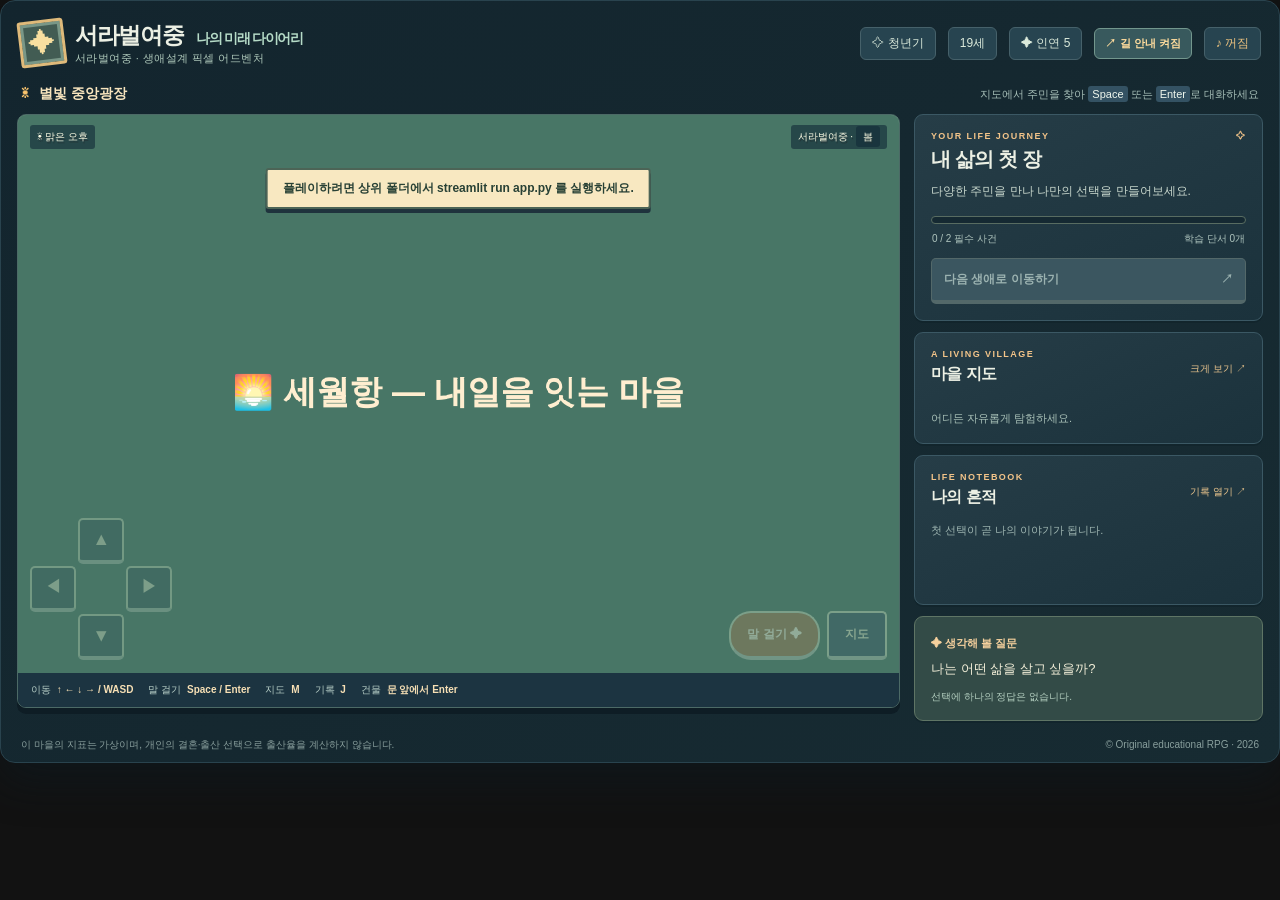
<file: frontend/index.html>
<!doctype html><html lang="ko"><head><meta charset="utf-8"><meta name="viewport" content="width=device-width,initial-scale=1,maximum-scale=1,viewport-fit=cover"><meta name="theme-color" content="#132530"><title>서라벌여중: 나의 미래 다이어리</title><link rel="stylesheet" href="style.css"></head>
<body>
<div id="app" class="game-shell">
  <header class="topline">
    <div class="brand"><div class="brand-emblem">✦</div><div><span class="brand-title">서라벌여중 <small>나의 미래 다이어리</small></span><div class="brand-sub">서라벌여중 · 생애설계 픽셀 어드벤처</div></div></div>
    <div class="status"><span id="stage-pill" class="glass-pill">✧ 청년기</span><span id="age-pill" class="glass-pill">19세</span><span id="stat-pill" class="glass-pill">✦ 인연 5</span><button id="guide-toggle" aria-label="화살표 안내 켜기/끄기">↗ 길 안내 켜짐</button><button id="audio-toggle" aria-label="효과음 켜기/끄기">♪ 꺼짐</button></div>
  </header>
  <div class="worldline"><div id="zone-label"><span class="mini-sun">☀</span> 별빛 중앙광장</div><div id="world-hint">지도에서 주민을 찾아 <kbd>Space</kbd> 또는 <kbd>Enter</kbd>로 대화하세요</div></div>
  <main class="layout">
    <section class="world-frame" aria-label="픽셀 RPG 마을 화면">
      <div class="viewport">
        <canvas id="game" width="960" height="608" tabindex="0" aria-label="방향키나 화면 방향패드로 캐릭터를 움직이며 주민과 상호작용하는 마을"></canvas>
        <div class="screen-corners"><span id="ambient-label">☀ 맑은 오후</span><span>서라벌여중 · <span id="season">봄</span></span></div>
        <div id="toast" class="toast hidden" role="status"></div>
        <div id="modal-layer" class="modal-layer hidden" role="dialog" aria-modal="true"><div id="modal-content" class="dialog"></div></div>
        <div class="touch-actions"><div id="dpad" class="dpad"><button aria-label="위로 이동" data-dir="up" class="up">▲</button><button aria-label="왼쪽 이동" data-dir="left" class="left">◀</button><button aria-label="아래로 이동" data-dir="down" class="down">▼</button><button aria-label="오른쪽 이동" data-dir="right" class="right">▶</button></div><div class="touch-right"><button id="touch-talk" class="touch-talk">말 걸기 <span>✦</span></button><button id="touch-map" class="touch-mini">지도</button></div></div>
      </div>
      <div class="quick-controls"><span>이동 <b>↑ ← ↓ → / WASD</b></span><span>말 걸기 <b>Space / Enter</b></span><span>지도 <b>M</b></span><span>기록 <b>J</b></span><span>건물 <b>문 앞에서 Enter</b></span></div>
    </section>
    <aside class="sidebar">
      <div class="panel quest-panel"><div class="eyebrow">YOUR LIFE JOURNEY <span>✧</span></div><h2 id="task-title">내 삶의 첫 장</h2><p id="task-desc">다양한 주민을 만나 나만의 선택을 만들어보세요.</p><div class="progress"><div id="progress-bar" class="progress-bar"></div></div><div class="progress-foot"><span id="req-count">0 / 2 필수 사건</span><span id="learn-count">학습 단서 0개</span></div><button id="next-stage" class="primary-action" disabled>다음 생애로 이동하기 <span>↗</span></button></div>
      <div class="panel guide-panel"><div class="section-head"><div><div class="eyebrow">A LIVING VILLAGE</div><h3>마을 지도</h3></div><button id="map-open" class="simple-link">크게 보기 ↗</button></div><div id="mini-map" class="mini-map"></div><p id="zone-subtitle" class="supporting">어디든 자유롭게 탐험하세요.</p></div>
      <div class="panel memory-panel"><div class="section-head"><div><div class="eyebrow">LIFE NOTEBOOK</div><h3>나의 흔적</h3></div><button id="journal-open" class="simple-link">기록 열기 ↗</button></div><div id="memory-content" class="memory-content"><div class="empty-memory">첫 선택이 곧 나의 이야기가 됩니다.</div></div></div>
      <div class="panel teaching-panel"><span>✦ 생각해 볼 질문</span><p id="reflect-prompt">나는 어떤 삶을 살고 싶을까?</p><small>선택에 하나의 정답은 없습니다.</small></div>
    </aside>
  </main>
  <footer class="footnote"><span>이 마을의 지표는 가상이며, 개인의 결혼·출산 선택으로 출산율을 계산하지 않습니다.</span><span>© Original educational RPG · 2026</span></footer>
</div>
<script src="game.js" defer></script></body></html>
</file>
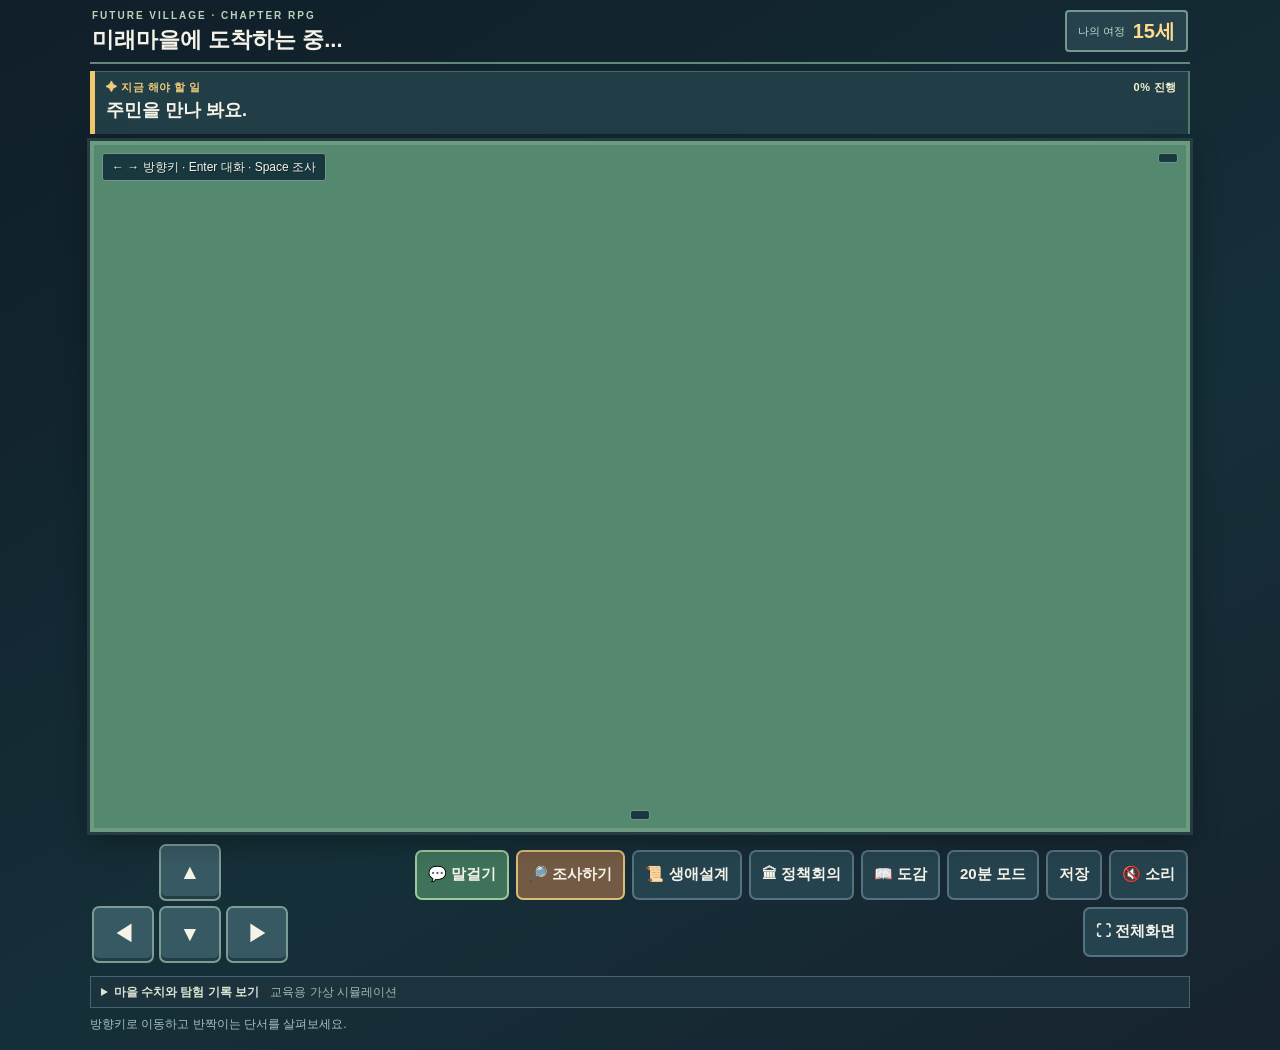
<file: component/frontend/index.html>
<!doctype html>
<html lang="ko"><head><meta charset="utf-8"><meta name="viewport" content="width=device-width, initial-scale=1, viewport-fit=cover">
<title>미래마을 2.0 | 시간을 걷는 생애설계 RPG</title><link rel="stylesheet" href="style.css"></head>
<body><main id="game">
<header class="game-header"><div><span class="tag">FUTURE VILLAGE · CHAPTER RPG</span><h1 id="place">미래마을에 도착하는 중...</h1></div><div class="age-token"><span id="period">나의 여정</span><b id="age">15세</b></div></header>
<div class="quest"><div class="quest-caption">✦ 지금 해야 할 일 <span id="progress">0% 진행</span></div><strong id="objective">주민을 만나 봐요.</strong><div class="quest-sub"><span id="badges"></span><span id="world-phase"></span></div></div>
<div id="stage" tabindex="0" aria-label="탑다운 픽셀 RPG 지도. 방향키나 WASD로 이동하고 Enter로 대화, 스페이스로 현장을 조사합니다.">
<canvas id="world" width="768" height="480" aria-label="직접 탐험하는 24×15 타일 픽셀 미래마을 지도"></canvas>
<div id="maplabel">← → 방향키 · Enter 대화 · Space 조사</div><div id="route" aria-live="off"></div><div id="hint" aria-live="polite"></div>
<div id="timeline" class="hidden" aria-live="polite"><div class="timeline-card"><span>THE YEARS PASS</span><b id="timeline-title"></b><p id="timeline-desc"></p><button id="skiptravel">건너뛰기</button></div></div>
<div id="modal" class="hidden" role="dialog" aria-modal="true" aria-labelledby="dialogtitle"><section id="dialog"></section></div>
</div>
<div id="controls"><div class="pad" aria-label="이동 방향 버튼"><button data-dir="up" class="up" aria-label="위">▲</button><button data-dir="left" class="left" aria-label="왼쪽">◀</button><button data-dir="down" class="down" aria-label="아래">▼</button><button data-dir="right" class="right" aria-label="오른쪽">▶</button></div>
<div class="actions"><button id="talk" class="primary action-main">💬 말걸기</button><button id="inspect" class="investigate action-main">🔎 조사하기</button><button id="life">📜 생애설계</button><button id="policy">🏛 정책회의</button><button id="book">📖 도감</button><button id="classroom">20분 모드</button><button id="save">저장</button><button id="sound">🔇 소리</button><button id="full">⛶ 전체화면</button></div></div>
<details class="stats-panel"><summary>마을 수치와 탐험 기록 보기 <span class="simulation">교육용 가상 시뮬레이션</span></summary><div id="hud" aria-label="마을의 현재 지표"></div></details>
<footer id="status" aria-live="polite">방향키로 이동하고 반짝이는 단서를 살펴보세요.</footer>
</main><script src="game.js"></script></body></html>
</file>
<file: frontend/style.css>
:root{color-scheme:dark;--bg:#101e27;--panel:#1e3340;--panel2:#233b47;--border:#375464;--accent:#ecc27f;--mint:#bce4cf;--white:#ecf0e4;--muted:#aec1bd;--red:#f3b7a3; font-family:-apple-system,BlinkMacSystemFont,"Apple SD Gothic Neo","Malgun Gothic",sans-serif}
*{box-sizing:border-box}body{margin:0;background:transparent;color:var(--white);overscroll-behavior:contain}button{font:inherit;cursor:pointer}button:focus-visible,canvas:focus-visible{outline:3px solid var(--accent);outline-offset:2px}.hidden{display:none!important}
.game-shell{width:100%;max-width:1470px;margin:0 auto;border:1px solid #29434e;background:linear-gradient(140deg,#13252e,#172b32);border-radius:15px;padding:15px 16px 9px;box-shadow:0 19px 42px #0c1b2477;overflow:hidden}
.topline,.worldline,.brand,.status,.section-head,.progress-foot,.quick-controls,.footnote{display:flex;align-items:center;justify-content:space-between;gap:12px}
.topline{padding:4px 2px 15px}.brand{justify-content:start;gap:10px}.brand-emblem{width:46px;height:46px;background:#425c53;box-shadow:inset 0 0 0 3px #799787;border:3px solid #dfba7a;color:#f8df9f;display:grid;place-items:center;font-size:27px;transform:rotate(-7deg);border-radius:3px}.brand-title{font-weight:900;letter-spacing:-.055em;font-size:23px}.brand-title small{font-weight:700;font-size:14px;color:#b5dbc7;padding-left:7px}.brand-sub{color:#afc9bb;font-size:11px;letter-spacing:.04em}.status{flex-wrap:wrap;justify-content:end}.glass-pill,#audio-toggle{font-size:12px;padding:7px 11px;color:#dbeadb;background:#274450;border:1px solid #46616a;border-radius:6px;white-space:nowrap}#audio-toggle{color:var(--accent)}
.worldline{padding:4px 4px 11px;font-size:14px}#zone-label{font-weight:800;color:#f7e4bd}.mini-sun{color:#f8c36d;margin-right:7px}#world-hint{color:#a6beb7;font-size:11px}kbd{font:inherit;background:#345263;padding:2px 4px;border-radius:3px;color:#eff7ee}
.layout{display:grid;grid-template-columns:minmax(0,2.15fr) minmax(280px,.85fr);gap:14px;align-items:start}.world-frame{min-width:0;border-radius:9px;background:#102332;border:1px solid #4c6a66;overflow:hidden;box-shadow:0 6px 0 #0e1d25}.viewport{position:relative;aspect-ratio:960 / 608;background:#85ae90;overflow:hidden;touch-action:none}canvas{display:block;width:100%;height:100%;image-rendering:pixelated;outline:none;touch-action:none}.screen-corners{position:absolute;top:10px;left:12px;right:12px;display:flex;justify-content:space-between;pointer-events:none;color:#ffffe7;text-shadow:1px 2px #233537;font-size:10px}.screen-corners span{background:#122b39a0;padding:5px 7px;border-radius:3px}.quick-controls{background:#1c3441;color:#b6cdc6;padding:10px 13px;flex-wrap:wrap;font-size:10px;justify-content:start;gap:15px}.quick-controls b{color:#f7e0b5;font-weight:700;padding-left:3px}
.sidebar{display:flex;flex-direction:column;gap:11px}.panel{border:1px solid #3b5864;border-radius:9px;background:linear-gradient(155deg,#263d47,#1b323c);padding:16px;box-shadow:0 2px 0 #0d202877}.eyebrow{color:#f3c489;font-size:9px;font-weight:900;letter-spacing:.16em}.eyebrow span{float:right}.panel h2{font-weight:900;font-size:20px;margin:5px 0 9px;letter-spacing:-.04em}.panel h3{font-weight:850;font-size:16px;margin:5px 0;letter-spacing:-.03em}.panel p{color:#c8d7cd;font-size:12px;line-height:1.65;margin:6px 0 14px}.progress{height:8px;border-radius:12px;border:1px solid #586c61;background:#152932;overflow:hidden}.progress-bar{height:100%;width:0%;background:linear-gradient(90deg,#98c6a7,#e8cb8d);transition:width .3s}.progress-foot{color:#afc5be;font-size:10px;padding:8px 1px 12px}.primary-action{width:100%;padding:12px 12px;border:1px solid #d1ba78;border-bottom-width:4px;border-radius:5px;font-weight:850;font-size:12px;text-align:left;background:#f0cd91;color:#23393c}.primary-action span{float:right}.primary-action:disabled{border-color:#536869;background:#3b5660;color:#9bb2b0;cursor:not-allowed}
.section-head{margin-bottom:10px}.simple-link{border:0;background:transparent;color:#ecc68d;font-size:10px;padding:2px 0}.mini-map{display:grid;grid-template-columns:repeat(3,minmax(0,1fr));gap:5px}.zone-cell{position:relative;min-height:52px;background:#354f4d;border:1px solid #597269;border-radius:4px;color:#d6e4d3;text-align:center;font-size:10px;line-height:1.4;padding:8px 2px;transition:background .15s}.zone-cell.active{background:#967a50;border-color:#f6d48f;color:white;box-shadow:0 0 0 1px #f6ca7e inset}.zone-cell .glyph{display:block;font-size:16px;line-height:18px}.zone-cell:hover{background:#5d7666}.supporting{font-size:11px!important;color:#a9c1b8!important;margin:9px 0 0!important}.memory-content{min-height:65px;max-height:104px;overflow:auto}.empty-memory{font-size:11px;color:#9eb5b1}.memory-line{font-size:11px;padding:5px 0;border-bottom:1px dashed #597069;overflow:hidden;white-space:nowrap;text-overflow:ellipsis}.memory-line i{font-style:normal;color:#e5c08d;padding-right:7px}.teaching-panel{background:#334b47;border-color:#5f7565}.teaching-panel span{color:#f5d09d;font-size:11px;font-weight:900}.teaching-panel p{margin:7px 0;font-size:13px;color:#f4f0da}.teaching-panel small{color:#b4cfc0;font-size:10px}
.footnote{font-size:10px;color:#899f9d;padding:16px 4px 0;flex-wrap:wrap;line-height:1.6}
.modal-layer{position:absolute;inset:0;background:#0d1b22ae;display:flex;align-items:end;justify-content:center;padding:13px;z-index:5;overflow:auto}.dialog{position:relative;max-width:740px;width:100%;max-height:96%;overflow-y:auto;background:linear-gradient(180deg,#f5e7c7,#e8d7ac);color:#2a3e3c;border:4px solid #3a5350;box-shadow:0 0 0 3px #dcc484,0 12px 0 #142a31;padding:18px 22px 16px}.dialog h3{font-size:20px;letter-spacing:-.04em;margin:6px 0 9px;font-weight:950}.dialog p{font-size:14px;line-height:1.7;margin:7px 0 15px;word-break:keep-all}.dialog .tag{font-size:10px;font-weight:800;letter-spacing:.13em;color:#6b7b63}.dialog .options{display:grid;gap:8px;margin-top:12px}.dialog .options button{background:#fff6de;text-align:left;color:#283c3d;border:2px solid #869885;border-bottom:4px solid #869885;padding:10px 13px;font-size:12px;line-height:1.45;border-radius:3px;font-weight:750}.dialog .options button:hover{background:#dbe7c7}.dialog .dialog-actions{display:flex;justify-content:flex-end;margin-top:13px;gap:7px}.dialog .dialog-actions button,.dialog .secondary{border:1px solid #768981;background:#c5d4ba;color:#304d41;border-radius:3px;padding:7px 12px;font-weight:750}.dialog .option-note{font-size:11px;color:#5e7466;font-weight:400;margin-top:4px}.dialog .two-column{display:grid;grid-template-columns:1fr 1fr;gap:8px}.dialog .two-column button{min-height:55px}.dialog ul{font-size:12px;line-height:1.8;margin-top:6px;padding-left:22px}.dialog .divider{border:0;border-top:1px solid #c2b18f;margin:15px 0}.dialog blockquote{border-left:4px solid #899f84;margin:10px 0;padding:6px 11px;background:#e2e5c6;font-size:12px}.dialog textarea{width:100%;font:inherit;color:#203a3b;background:#fff8e7;min-height:90px;border:1px solid #84937f;padding:10px;resize:vertical}.toast{position:absolute;left:50%;top:53px;transform:translateX(-50%);background:#f8e8c1;border:2px solid #4c6456;box-shadow:0 4px #1f333d;color:#284135;border-radius:3px;font-size:12px;font-weight:850;min-width:180px;max-width:83%;text-align:center;z-index:8;padding:10px 15px;pointer-events:none}
.touch-actions{position:absolute;left:12px;right:12px;bottom:13px;display:flex;justify-content:space-between;align-items:end;pointer-events:none;z-index:2}.dpad{width:142px;height:142px;position:relative;opacity:.84}.dpad button,.touch-right button{pointer-events:auto;user-select:none;-webkit-user-select:none;touch-action:none;color:#e7eecf;border:2px solid #c9debf;border-bottom:4px solid #aec5b5;background:#30535ccf;border-radius:5px;font-weight:950}.dpad button{position:absolute;width:46px;height:46px;font-size:16px}.dpad .up{top:0;left:48px}.dpad .down{bottom:0;left:48px}.dpad .left{left:0;top:48px}.dpad .right{right:0;top:48px}.dpad button.pressed,.touch-right button:active{background:#9d774c}.touch-right{display:flex;align-items:end;gap:7px}.touch-right button{padding:13px 16px;font-size:12px}.touch-right .touch-talk{border-radius:22px;background:#b07c51e6;color:#fffbe4}.touch-right .touch-mini{background:#365366e6}
@media(hover:hover) and (pointer:fine){.touch-actions{opacity:.40}.touch-actions:hover{opacity:.92}}@media(max-width:1000px){.layout{grid-template-columns:minmax(0,1fr)}.sidebar{display:grid;grid-template-columns:repeat(2,minmax(0,1fr))}.teaching-panel{display:none}.memory-panel{grid-column:1/-1}.brand-title{font-size:19px}}@media(max-width:610px){.game-shell{padding:7px 6px 9px;border:0;border-radius:4px}.topline{gap:4px;flex-wrap:wrap}.brand-title{font-size:17px}.brand-title small{font-size:11px}.brand-sub{font-size:9px}.brand-emblem{height:34px;width:34px;font-size:20px}.status{gap:4px;width:100%;justify-content:start}.glass-pill,#audio-toggle{font-size:10px;padding:4px 7px}.worldline{padding:7px 2px}#world-hint{display:none}.viewport{aspect-ratio:960 / 608}.dpad{transform:scale(.72);transform-origin:bottom left}.touch-right{transform:scale(.83);transform-origin:bottom right}.screen-corners{top:5px;left:5px;right:5px}.screen-corners span{font-size:7px}.quick-controls{gap:7px;padding:8px 6px;font-size:9px}.sidebar{grid-template-columns:1fr;gap:8px}.panel{padding:12px}.guide-panel,.memory-panel{display:none}.quest-panel h2{font-size:17px}.dialog{padding:10px 12px;border-width:3px}.dialog h3{font-size:17px}.dialog p{font-size:12px}.dialog .options button{font-size:11px;padding:7px}.modal-layer{padding:5px}.footnote{font-size:9px;padding-top:8px}}

/* School exploration selector and tablet-accessible controls */
#guide-toggle{background:#38595d;color:#ffdc9d;border:1px solid #73978d;border-radius:6px;padding:7px 10px;font-size:11px;font-weight:800}
.school-directory{max-height:260px;overflow:auto;padding:4px 3px}.floor-group{padding:9px 2px;border-bottom:1px solid #acb39d}.floor-group>b{font-weight:900;color:#385a55;font-size:14px}.floor-buttons{display:grid;grid-template-columns:repeat(3,minmax(0,1fr));gap:5px;margin-top:7px}.floor-buttons button{font-size:10px;background:#f7f0d9;border:1px solid #9dada4;border-radius:4px;padding:8px 4px;min-height:42px;font-weight:800;color:#3a554f}.floor-buttons button:active{background:#dfd6af}
@media(max-width:610px){#guide-toggle{font-size:10px;padding:4px 7px}.floor-buttons{grid-template-columns:repeat(2,minmax(0,1fr))}}

/* Real CSS-pixel hit areas on small tablets/phones, not transformed to 33 px. */
@media(max-width:610px){
 .dpad{width:136px;height:136px;transform:none;opacity:.95}
 .dpad button{width:44px;height:44px}
 .dpad .up,.dpad .down{left:46px}
 .dpad .left,.dpad .right{top:46px}
 .touch-right{transform:none;gap:4px}
 .touch-right button{min-height:44px;min-width:48px;padding:9px 10px}
}
</file>
<file: component/frontend/style.css>
/* 미래마을 2.0: 기존 24×15 타일과 Streamlit 컴포넌트 호환 */
:root{color-scheme:dark;--bg:#0f1f29;--panel:#1b3540;--line:#476673;--fg:#f5f3e8;--accent:#f5d487;--mint:#bce8c4}
*{box-sizing:border-box}html,body{margin:0;overscroll-behavior:none}body{background:linear-gradient(150deg,#101e29,#152f38 60%,#17232f);font:15px/1.5 -apple-system,BlinkMacSystemFont,"Apple SD Gothic Neo","Malgun Gothic",sans-serif;color:var(--fg)}button{font:inherit;cursor:pointer;touch-action:manipulation;color:var(--fg);border:2px solid #567281;border-radius:7px;background:#25434e;padding:8px 11px;min-height:46px;font-weight:700}button:hover{background:#355563}button:disabled{opacity:.42;cursor:not-allowed}button:focus-visible,summary:focus-visible{outline:3px solid #ffeab0;outline-offset:2px}
#game{max-width:1120px;margin:auto;padding:max(8px,env(safe-area-inset-top)) max(10px,env(safe-area-inset-right)) max(10px,env(safe-area-inset-bottom)) max(10px,env(safe-area-inset-left))}.game-header{display:flex;align-items:center;justify-content:space-between;gap:10px;border-bottom:2px solid #62877b;padding:0 2px 7px}.tag{display:block;font-size:10px;letter-spacing:2px;color:#b8d3b9;font-weight:800}h1{font-size:clamp(16px,2.3vw,22px);line-height:1.3;margin:3px 0 0}.age-token{display:flex;align-items:center;gap:8px;background:#26424c;border:2px solid #74988e;padding:4px 11px;border-radius:4px;white-space:nowrap}.age-token span{font-size:11px;color:#c6dcce}.age-token b{color:#ffdb8b;font-size:20px}
.quest{padding:8px 11px;margin:7px 0;background:#213e47;border-left:5px solid #f1c86e;border-right:2px solid #53796b;box-shadow:inset 0 1px #426771}.quest-caption{color:#efcc7b;font-size:11px;letter-spacing:.5px;font-weight:800}.quest-caption #progress{float:right;color:#f5f2cf}.quest strong{display:block;font-size:clamp(14px,2vw,18px);margin:2px 0}.quest-sub{display:flex;justify-content:space-between;color:#c0d6ca;font-size:11px;gap:9px}
#stage{position:relative;isolation:isolate;border:4px solid #6f9a82;box-shadow:0 0 0 3px #233e42,0 8px 28px #0005;outline:none}canvas{display:block;width:100%;height:auto;image-rendering:pixelated;touch-action:none;background:#54886f}#maplabel,#route,#hint{position:absolute;background:#102b38dc;border:1px solid #719687;border-radius:3px;padding:4px 9px;text-shadow:1px 1px #10242b;font-size:12px;pointer-events:none}#maplabel{top:8px;left:8px}#route{top:8px;right:8px;color:#ffebbd;max-width:60%;text-align:right}#hint{bottom:8px;left:50%;transform:translateX(-50%);max-width:95%;text-align:center;white-space:normal}
#controls{display:flex;gap:15px;justify-content:space-between;align-items:center;padding:12px 2px 4px;touch-action:pan-y}.pad{display:grid;grid-template-columns:repeat(3,62px);grid-template-rows:repeat(2,57px);gap:5px;flex-shrink:0;touch-action:none}.pad button{font-size:21px;min-height:57px;padding:0;touch-action:none;user-select:none;-webkit-user-select:none;background:#375963;border-color:#7c9b91;box-shadow:inset 0 -3px #233d45}.pad button:active{background:#54846c}.up{grid-column:2}.left{grid-column:1;grid-row:2}.down{grid-column:2;grid-row:2}.right{grid-column:3;grid-row:2}.actions{display:flex;justify-content:flex-end;gap:7px;flex-wrap:wrap;flex:1}.actions button{min-height:50px}.actions .action-main{background:#3f725a;border-color:#9bc99a}.actions #inspect{background:#735a44;border-color:#dbbc76}
.stats-panel{margin-top:9px;border:1px solid #436675;background:#1c323d;padding:6px 10px}.stats-panel summary{cursor:pointer;color:#dce3d2;font-size:12px;font-weight:700}.simulation{color:#9bb9ac;font-weight:400;margin-left:8px}#hud{margin-top:8px;display:grid;grid-template-columns:repeat(7,minmax(0,1fr));gap:6px}.metric{border:1px solid #4c6b75;padding:6px;background:#203c48}.metric span{display:block;font-size:10px;color:#c3ced3}.metric b{font-size:18px;font-variant-numeric:tabular-nums}.track{height:4px;background:#364a55;margin-top:4px}.fill{height:100%;background:#91cd9c}.fill.danger{background:#d8ad80}footer{color:#a8c0bf;font-size:12px;margin:7px 0}
.hidden{display:none!important}#modal{position:absolute;inset:0;background:#091a24cf;z-index:5;display:flex;align-items:flex-end;justify-content:center;padding:12px}#dialog{width:100%;max-height:94%;overflow:auto;overscroll-behavior:contain;background:#203944;border:4px solid #f1e4aa;box-shadow:inset 0 0 0 3px #4d6a62,0 6px 0 #0d232d;padding:15px;font-size:15px;line-height:1.45}#dialog h2{color:#ffe4a3;font-size:19px;margin:0 0 12px}#dialog p{margin:7px 0}#dialog .close{float:right;min-height:35px;font-size:12px;padding:4px 10px}.dialog-actions{display:grid;grid-template-columns:1fr;gap:7px;margin-top:12px;clear:both}.choice{text-align:left}.choice small{display:block;color:#c5d8d9;font-size:11px;margin-top:4px}.feedback{border-left:4px solid #bddda8;padding:6px 10px;color:#e8ffdb;background:#304c49}.card{border:1px solid #769790;padding:12px;margin:9px 0}.dialog-kicker{font-size:12px;color:#b6d2c5;letter-spacing:1px;text-transform:uppercase}.event-box{background:#2b4c52;border-left:4px solid #eac782;padding:9px}.ending-letter{border-top:1px solid #627c7d;margin-top:13px;padding-top:11px}.bigscore{font-size:clamp(18px,2.8vw,28px);font-weight:800;color:#ffdc91}.comparison{border:1px solid #688d83;padding:8px;margin:12px 0}.bar{height:12px;background:#a9d496;margin:2px 0 8px}.bar.baseline{background:#8093a7}details:not(.stats-panel){border-top:1px solid #537279;margin:8px 0;padding-top:8px}summary{cursor:pointer}.checkrow{display:flex;gap:8px;align-items:center;margin:9px 0}.checkrow input{width:22px;height:22px}.pyramid{display:grid;grid-template-columns:1fr 65px 1fr;gap:6px;align-items:center}.pyramid .men{background:#7fabc9;justify-self:end;height:18px}.pyramid .women{background:#bed5e6;height:18px}.pyramid .label{text-align:center;font-size:11px}
#timeline{position:absolute;inset:0;z-index:8;background:radial-gradient(circle,#243a40eb,#081924f5);display:flex;align-items:center;justify-content:center;text-align:center;color:#fff1ca;animation:time-appear .3s ease-out}.timeline-card{max-width:90%;padding:18px}.timeline-card span{display:block;font-size:12px;letter-spacing:3px;color:#b6d7c2}.timeline-card b{display:block;font-size:clamp(24px,5vw,42px);margin:12px}.timeline-card p{font-size:clamp(13px,2vw,19px);color:#e3e4d3}.timeline-card button{margin-top:8px}.fade-in{animation:time-appear .45s ease-out}@keyframes time-appear{from{opacity:0}to{opacity:1}}
#game:fullscreen{overflow:auto;background:#0f1f29;max-width:none}#game:fullscreen #stage{max-width:1100px;margin:auto}#game:fullscreen #controls{max-width:1100px;margin:auto}
@media (max-width:780px){#game{padding:5px}.pad{grid-template-columns:repeat(3,53px);grid-template-rows:repeat(2,53px)}.pad button{min-height:53px}.actions button{min-height:47px;font-size:13px;padding:5px 8px}.quest-sub{font-size:10px}#maplabel{display:none}#route{font-size:11px}#hint{font-size:10px}#hud{grid-template-columns:repeat(4,minmax(0,1fr))}.metric b{font-size:16px}#dialog{font-size:14px;padding:10px}#dialog button{min-height:46px}}
@media (max-width:530px){#controls{align-items:flex-start;gap:7px}.pad{grid-template-columns:repeat(3,46px);grid-template-rows:repeat(2,46px);gap:3px}.pad button{min-height:46px}.actions{justify-content:flex-start}.actions .action-main{min-width:38%}.actions button{min-height:44px;font-size:12px}.tag{font-size:9px}#hint{display:none}#route{max-width:85%;font-size:9px}#dialog h2{font-size:16px}.age-token{padding:4px 6px}.age-token span{display:none}}
@media (orientation:portrait) and (min-width:540px){#controls{align-items:flex-start}.actions{justify-content:flex-start}}
@media (prefers-reduced-motion:reduce){#timeline,.fade-in{animation:none}}
</file>
